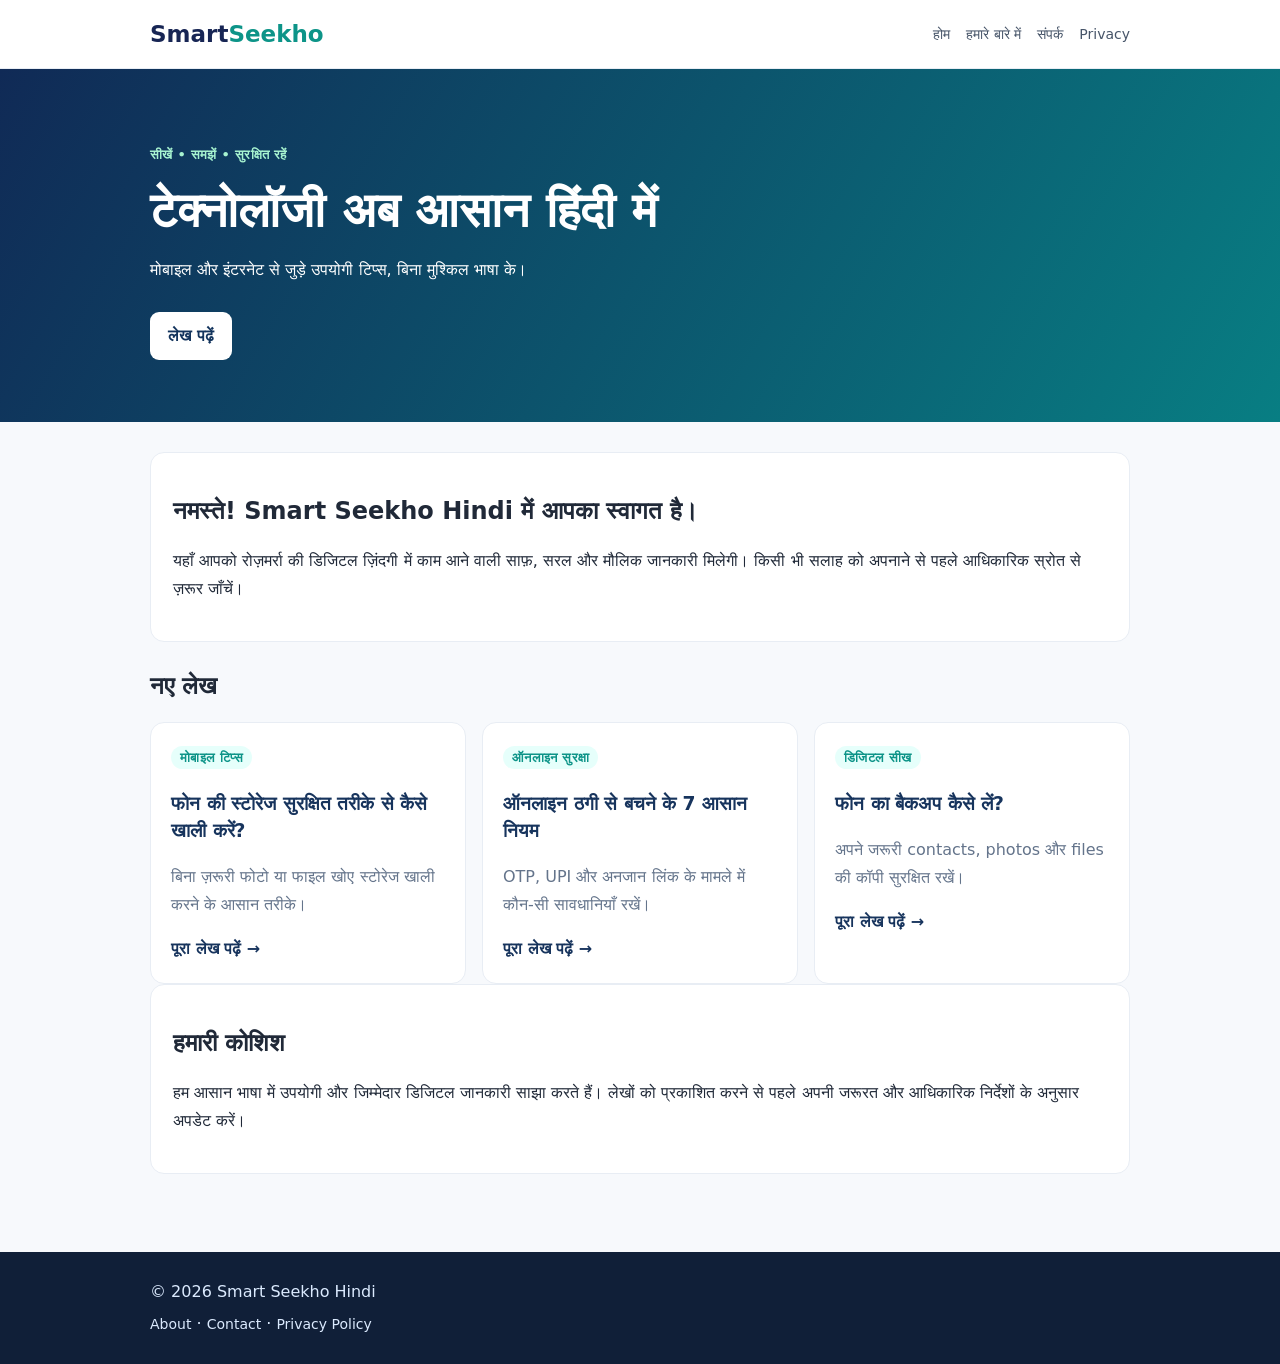
<file: index.html>
<!doctype html>
<html lang="hi">
<head>
<meta charset="utf-8"><meta name="viewport" content="width=device-width,initial-scale=1">
<title>Smart Seekho Hindi | आसान टेक और डिजिटल जानकारी</title>
<meta name="description" content="मोबाइल, इंटरनेट, ऑनलाइन सुरक्षा और डिजिटल टूल्स की आसान हिंदी जानकारी।">
<link rel="stylesheet" href="style.css">
</head>
<body>
<header><div class="wrap nav"><a class="brand" href="index.html">Smart<span>Seekho</span></a><nav><a href="index.html">होम</a><a href="about.html">हमारे बारे में</a><a href="contact.html">संपर्क</a><a href="privacy.html">Privacy</a></nav></div></header>
<section class="hero"><div class="wrap"><p class="eyebrow">सीखें • समझें • सुरक्षित रहें</p><h1>टेक्नोलॉजी अब आसान हिंदी में</h1><p>मोबाइल और इंटरनेट से जुड़े उपयोगी टिप्स, बिना मुश्किल भाषा के।</p><a class="btn" href="#articles">लेख पढ़ें</a></div></section>
<main class="wrap">
<section class="intro"><h2>नमस्ते! Smart Seekho Hindi में आपका स्वागत है।</h2><p>यहाँ आपको रोज़मर्रा की डिजिटल ज़िंदगी में काम आने वाली साफ़, सरल और मौलिक जानकारी मिलेगी। किसी भी सलाह को अपनाने से पहले आधिकारिक स्रोत से ज़रूर जाँचें।</p></section>
<h2 id="articles">नए लेख</h2>
<div class="cards">
<article class="card"><span class="tag">मोबाइल टिप्स</span><h3><a href="phone-storage.html">फोन की स्टोरेज सुरक्षित तरीके से कैसे खाली करें?</a></h3><p>बिना ज़रूरी फोटो या फाइल खोए स्टोरेज खाली करने के आसान तरीके।</p><a class="more" href="phone-storage.html">पूरा लेख पढ़ें →</a></article>
<article class="card"><span class="tag">ऑनलाइन सुरक्षा</span><h3><a href="online-safety.html">ऑनलाइन ठगी से बचने के 7 आसान नियम</a></h3><p>OTP, UPI और अनजान लिंक के मामले में कौन-सी सावधानियाँ रखें।</p><a class="more" href="online-safety.html">पूरा लेख पढ़ें →</a></article>
<article class="card"><span class="tag">डिजिटल सीख</span><h3><a href="phone-backup.html">फोन का बैकअप कैसे लें?</a></h3><p>अपने जरूरी contacts, photos और files की कॉपी सुरक्षित रखें।</p><a class="more" href="phone-backup.html">पूरा लेख पढ़ें →</a></article>
</div>
<section class="notice"><h2>हमारी कोशिश</h2><p>हम आसान भाषा में उपयोगी और जिम्मेदार डिजिटल जानकारी साझा करते हैं। लेखों को प्रकाशित करने से पहले अपनी जरूरत और आधिकारिक निर्देशों के अनुसार अपडेट करें।</p></section>
</main>
<footer><div class="wrap"><p>© 2026 Smart Seekho Hindi</p><p><a href="about.html">About</a> · <a href="contact.html">Contact</a> · <a href="privacy.html">Privacy Policy</a></p></div></footer>
</body></html>
</file>
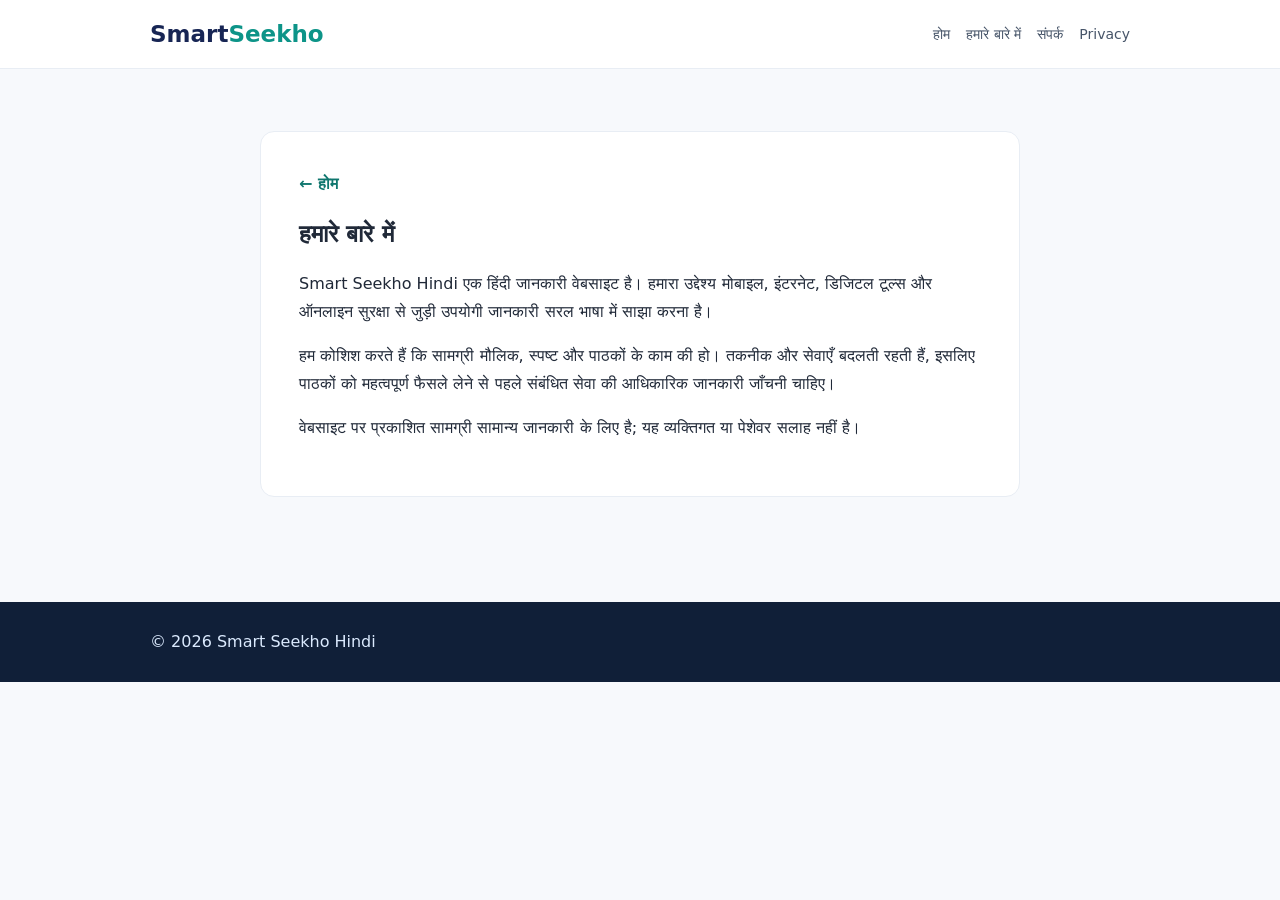
<file: about.html>
<!doctype html><html lang="hi"><head><meta charset="utf-8"><meta name="viewport" content="width=device-width,initial-scale=1"><title>हमारे बारे में | Smart Seekho Hindi</title><link rel="stylesheet" href="style.css"></head><body><header><div class="wrap nav"><a class="brand" href="index.html">Smart<span>Seekho</span></a><nav><a href="index.html">होम</a><a href="about.html">हमारे बारे में</a><a href="contact.html">संपर्क</a><a href="privacy.html">Privacy</a></nav></div></header><main class="wrap"><article class="article"><a class="back" href="index.html">← होम</a><h1>हमारे बारे में</h1><p>Smart Seekho Hindi एक हिंदी जानकारी वेबसाइट है। हमारा उद्देश्य मोबाइल, इंटरनेट, डिजिटल टूल्स और ऑनलाइन सुरक्षा से जुड़ी उपयोगी जानकारी सरल भाषा में साझा करना है।</p><p>हम कोशिश करते हैं कि सामग्री मौलिक, स्पष्ट और पाठकों के काम की हो। तकनीक और सेवाएँ बदलती रहती हैं, इसलिए पाठकों को महत्वपूर्ण फैसले लेने से पहले संबंधित सेवा की आधिकारिक जानकारी जाँचनी चाहिए।</p><p>वेबसाइट पर प्रकाशित सामग्री सामान्य जानकारी के लिए है; यह व्यक्तिगत या पेशेवर सलाह नहीं है।</p></article></main><footer><div class="wrap"><p>© 2026 Smart Seekho Hindi</p></div></footer></body></html>
</file>
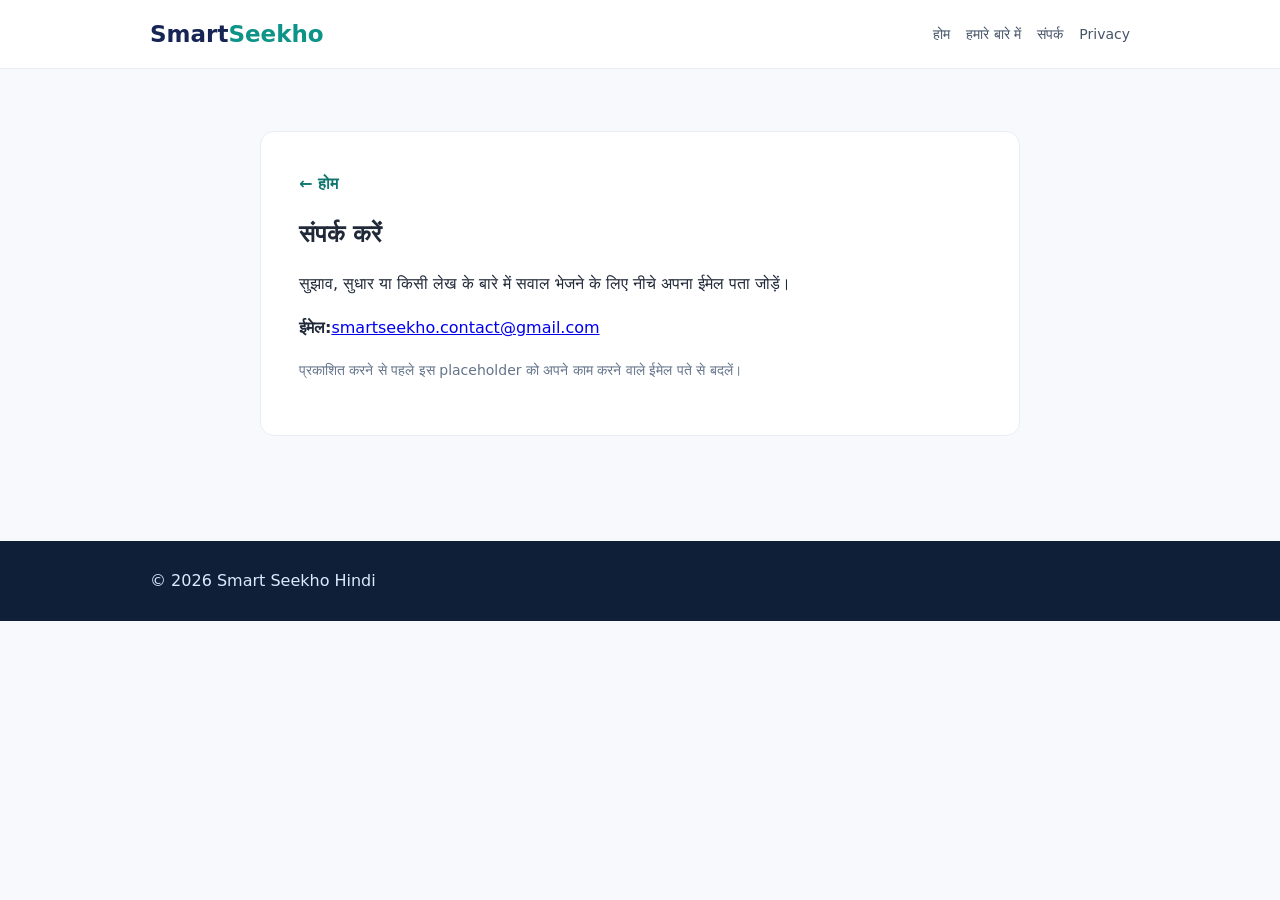
<file: contact.html>
<!doctype html><html lang="hi"><head><meta charset="utf-8"><meta name="viewport" content="width=device-width,initial-scale=1"><title>संपर्क | Smart Seekho Hindi</title><link rel="stylesheet" href="style.css"></head><body><header><div class="wrap nav"><a class="brand" href="index.html">Smart<span>Seekho</span></a><nav><a href="index.html">होम</a><a href="about.html">हमारे बारे में</a><a href="contact.html">संपर्क</a><a href="privacy.html">Privacy</a></nav></div></header><main class="wrap"><article class="article"><a class="back" href="index.html">← होम</a><h1>संपर्क करें</h1><p>सुझाव, सुधार या किसी लेख के बारे में सवाल भेजने के लिए नीचे अपना ईमेल पता जोड़ें।</p><p><strong>ईमेल:</strong><a href="mailto:smartseekho.contact@gmail.com">smartseekho.contact@gmail.com</a> </p><p class="muted">प्रकाशित करने से पहले इस placeholder को अपने काम करने वाले ईमेल पते से बदलें।</p></article></main><footer><div class="wrap"><p>© 2026 Smart Seekho Hindi</p></div></footer></body></html>
</file>
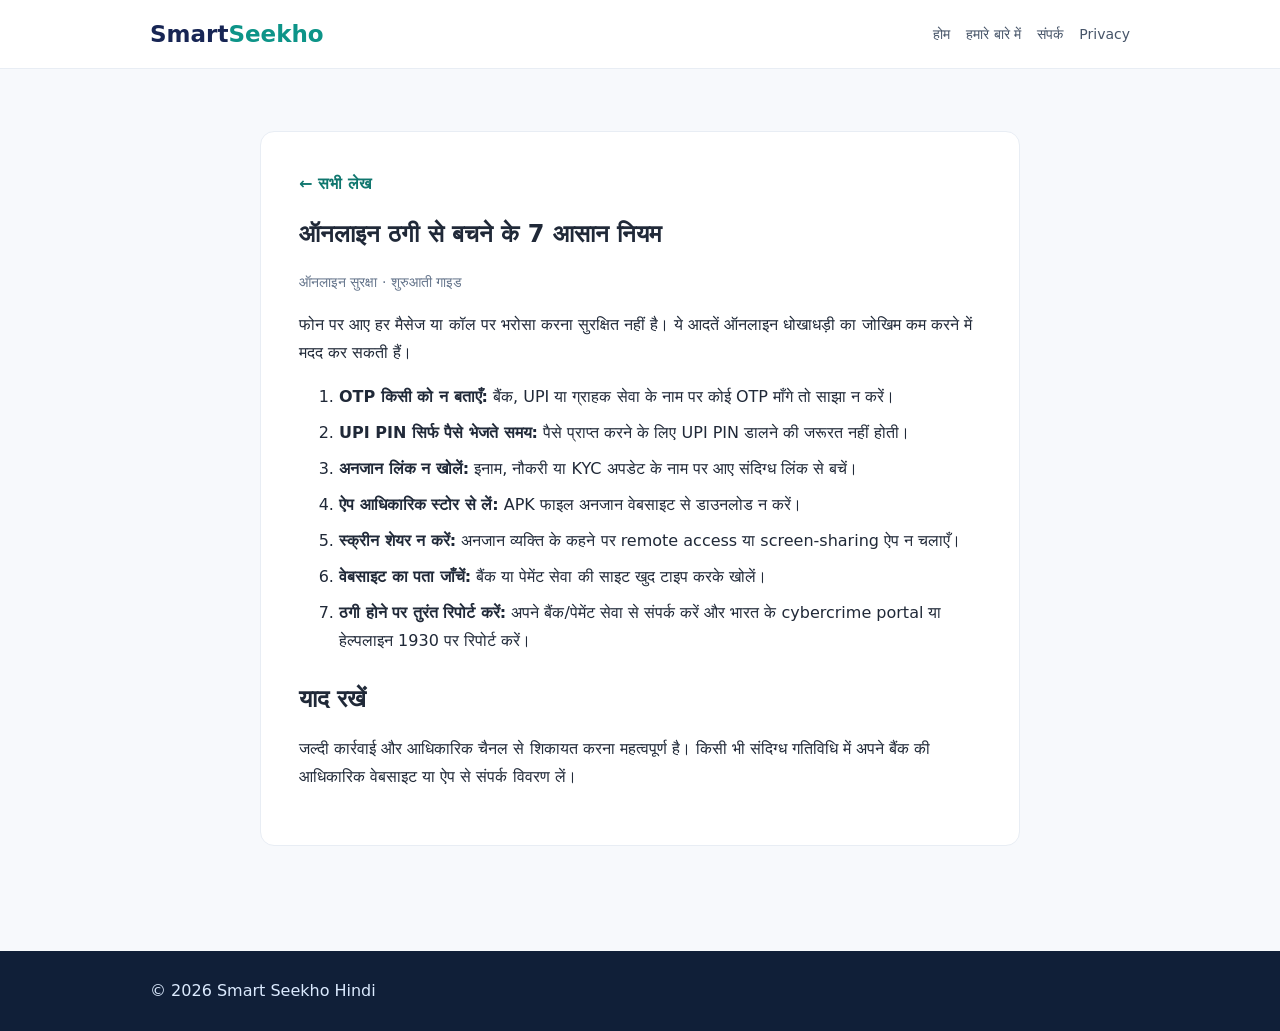
<file: online-safety.html>
<!doctype html><html lang="hi"><head><meta charset="utf-8"><meta name="viewport" content="width=device-width,initial-scale=1"><title>ऑनलाइन ठगी से बचने के 7 आसान नियम</title><meta name="description" content="OTP, UPI और अनजान लिंक से होने वाली ऑनलाइन ठगी से बचने के नियम।"><link rel="stylesheet" href="style.css"></head><body><header><div class="wrap nav"><a class="brand" href="index.html">Smart<span>Seekho</span></a><nav><a href="index.html">होम</a><a href="about.html">हमारे बारे में</a><a href="contact.html">संपर्क</a><a href="privacy.html">Privacy</a></nav></div></header><main class="wrap"><article class="article"><a class="back" href="index.html">← सभी लेख</a><h1>ऑनलाइन ठगी से बचने के 7 आसान नियम</h1><p class="muted">ऑनलाइन सुरक्षा · शुरुआती गाइड</p><p>फोन पर आए हर मैसेज या कॉल पर भरोसा करना सुरक्षित नहीं है। ये आदतें ऑनलाइन धोखाधड़ी का जोखिम कम करने में मदद कर सकती हैं।</p><ol><li><strong>OTP किसी को न बताएँ:</strong> बैंक, UPI या ग्राहक सेवा के नाम पर कोई OTP माँगे तो साझा न करें।</li><li><strong>UPI PIN सिर्फ पैसे भेजते समय:</strong> पैसे प्राप्त करने के लिए UPI PIN डालने की जरूरत नहीं होती।</li><li><strong>अनजान लिंक न खोलें:</strong> इनाम, नौकरी या KYC अपडेट के नाम पर आए संदिग्ध लिंक से बचें।</li><li><strong>ऐप आधिकारिक स्टोर से लें:</strong> APK फाइल अनजान वेबसाइट से डाउनलोड न करें।</li><li><strong>स्क्रीन शेयर न करें:</strong> अनजान व्यक्ति के कहने पर remote access या screen-sharing ऐप न चलाएँ।</li><li><strong>वेबसाइट का पता जाँचें:</strong> बैंक या पेमेंट सेवा की साइट खुद टाइप करके खोलें।</li><li><strong>ठगी होने पर तुरंत रिपोर्ट करें:</strong> अपने बैंक/पेमेंट सेवा से संपर्क करें और भारत के cybercrime portal या हेल्पलाइन 1930 पर रिपोर्ट करें।</li></ol><h2>याद रखें</h2><p>जल्दी कार्रवाई और आधिकारिक चैनल से शिकायत करना महत्वपूर्ण है। किसी भी संदिग्ध गतिविधि में अपने बैंक की आधिकारिक वेबसाइट या ऐप से संपर्क विवरण लें।</p></article></main><footer><div class="wrap"><p>© 2026 Smart Seekho Hindi</p></div></footer></body></html>
</file>
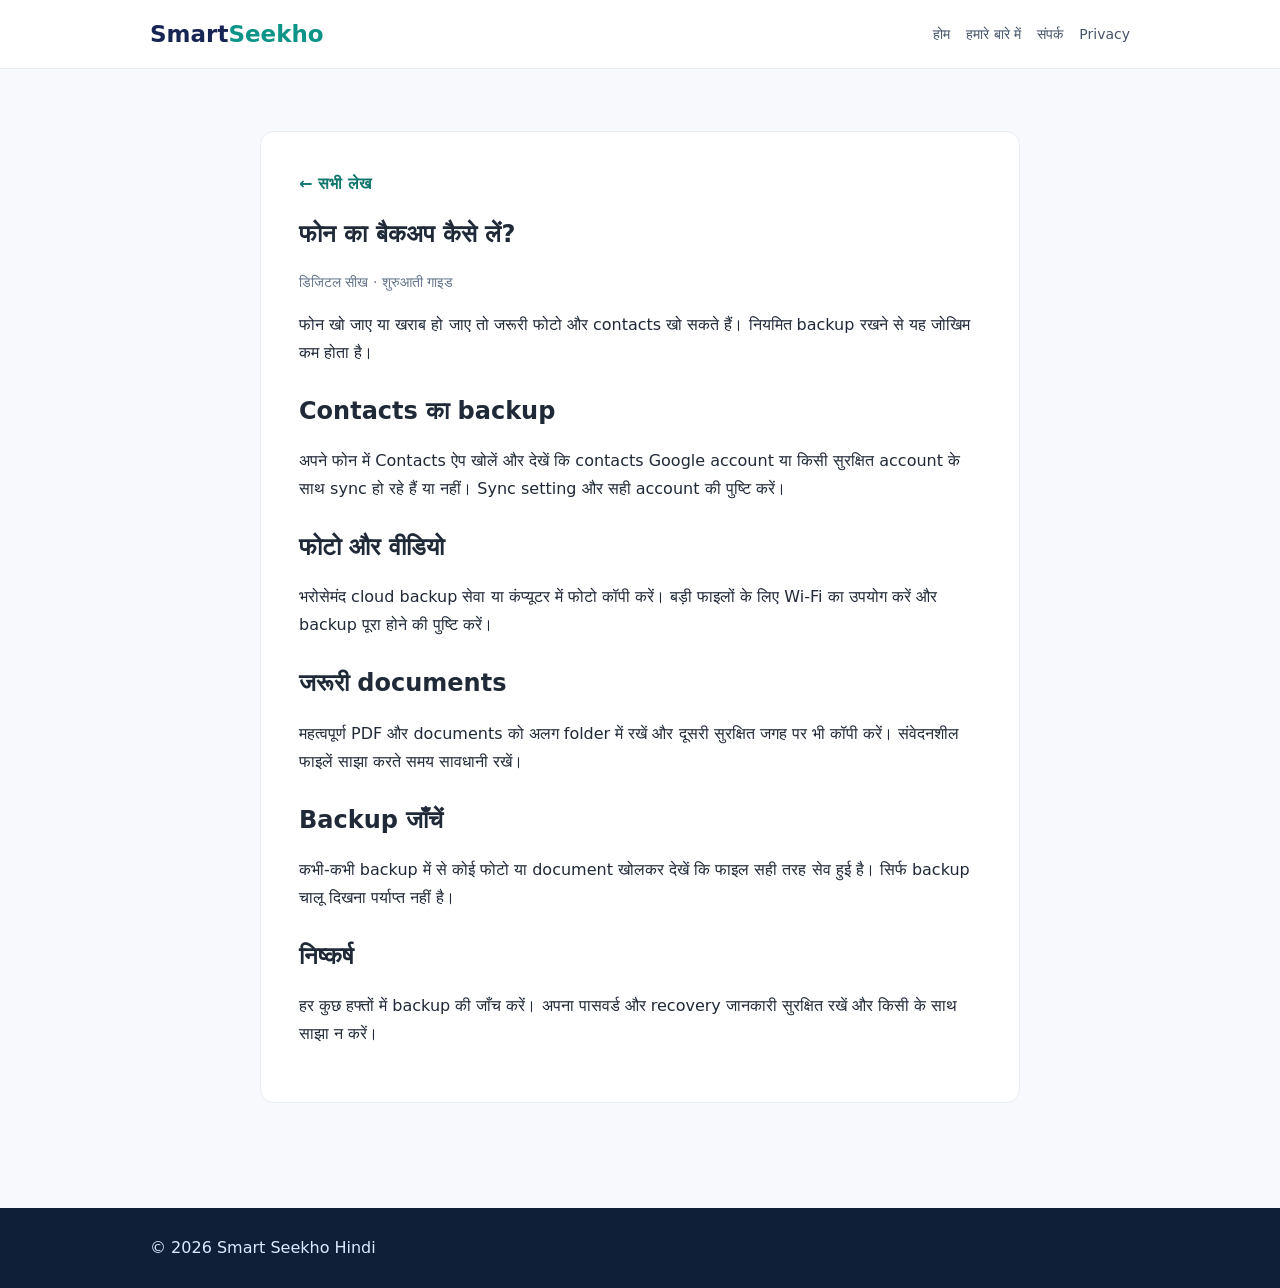
<file: phone-backup.html>
<!doctype html><html lang="hi"><head><meta charset="utf-8"><meta name="viewport" content="width=device-width,initial-scale=1"><title>फोन का बैकअप कैसे लें?</title><meta name="description" content="Contacts, photos और जरूरी files का backup लेने की शुरुआती गाइड।"><link rel="stylesheet" href="style.css"></head><body><header><div class="wrap nav"><a class="brand" href="index.html">Smart<span>Seekho</span></a><nav><a href="index.html">होम</a><a href="about.html">हमारे बारे में</a><a href="contact.html">संपर्क</a><a href="privacy.html">Privacy</a></nav></div></header><main class="wrap"><article class="article"><a class="back" href="index.html">← सभी लेख</a><h1>फोन का बैकअप कैसे लें?</h1><p class="muted">डिजिटल सीख · शुरुआती गाइड</p><p>फोन खो जाए या खराब हो जाए तो जरूरी फोटो और contacts खो सकते हैं। नियमित backup रखने से यह जोखिम कम होता है।</p><h2>Contacts का backup</h2><p>अपने फोन में Contacts ऐप खोलें और देखें कि contacts Google account या किसी सुरक्षित account के साथ sync हो रहे हैं या नहीं। Sync setting और सही account की पुष्टि करें।</p><h2>फोटो और वीडियो</h2><p>भरोसेमंद cloud backup सेवा या कंप्यूटर में फोटो कॉपी करें। बड़ी फाइलों के लिए Wi‑Fi का उपयोग करें और backup पूरा होने की पुष्टि करें।</p><h2>जरूरी documents</h2><p>महत्वपूर्ण PDF और documents को अलग folder में रखें और दूसरी सुरक्षित जगह पर भी कॉपी करें। संवेदनशील फाइलें साझा करते समय सावधानी रखें।</p><h2>Backup जाँचें</h2><p>कभी-कभी backup में से कोई फोटो या document खोलकर देखें कि फाइल सही तरह सेव हुई है। सिर्फ backup चालू दिखना पर्याप्त नहीं है।</p><h2>निष्कर्ष</h2><p>हर कुछ हफ्तों में backup की जाँच करें। अपना पासवर्ड और recovery जानकारी सुरक्षित रखें और किसी के साथ साझा न करें।</p></article></main><footer><div class="wrap"><p>© 2026 Smart Seekho Hindi</p></div></footer></body></html>
</file>
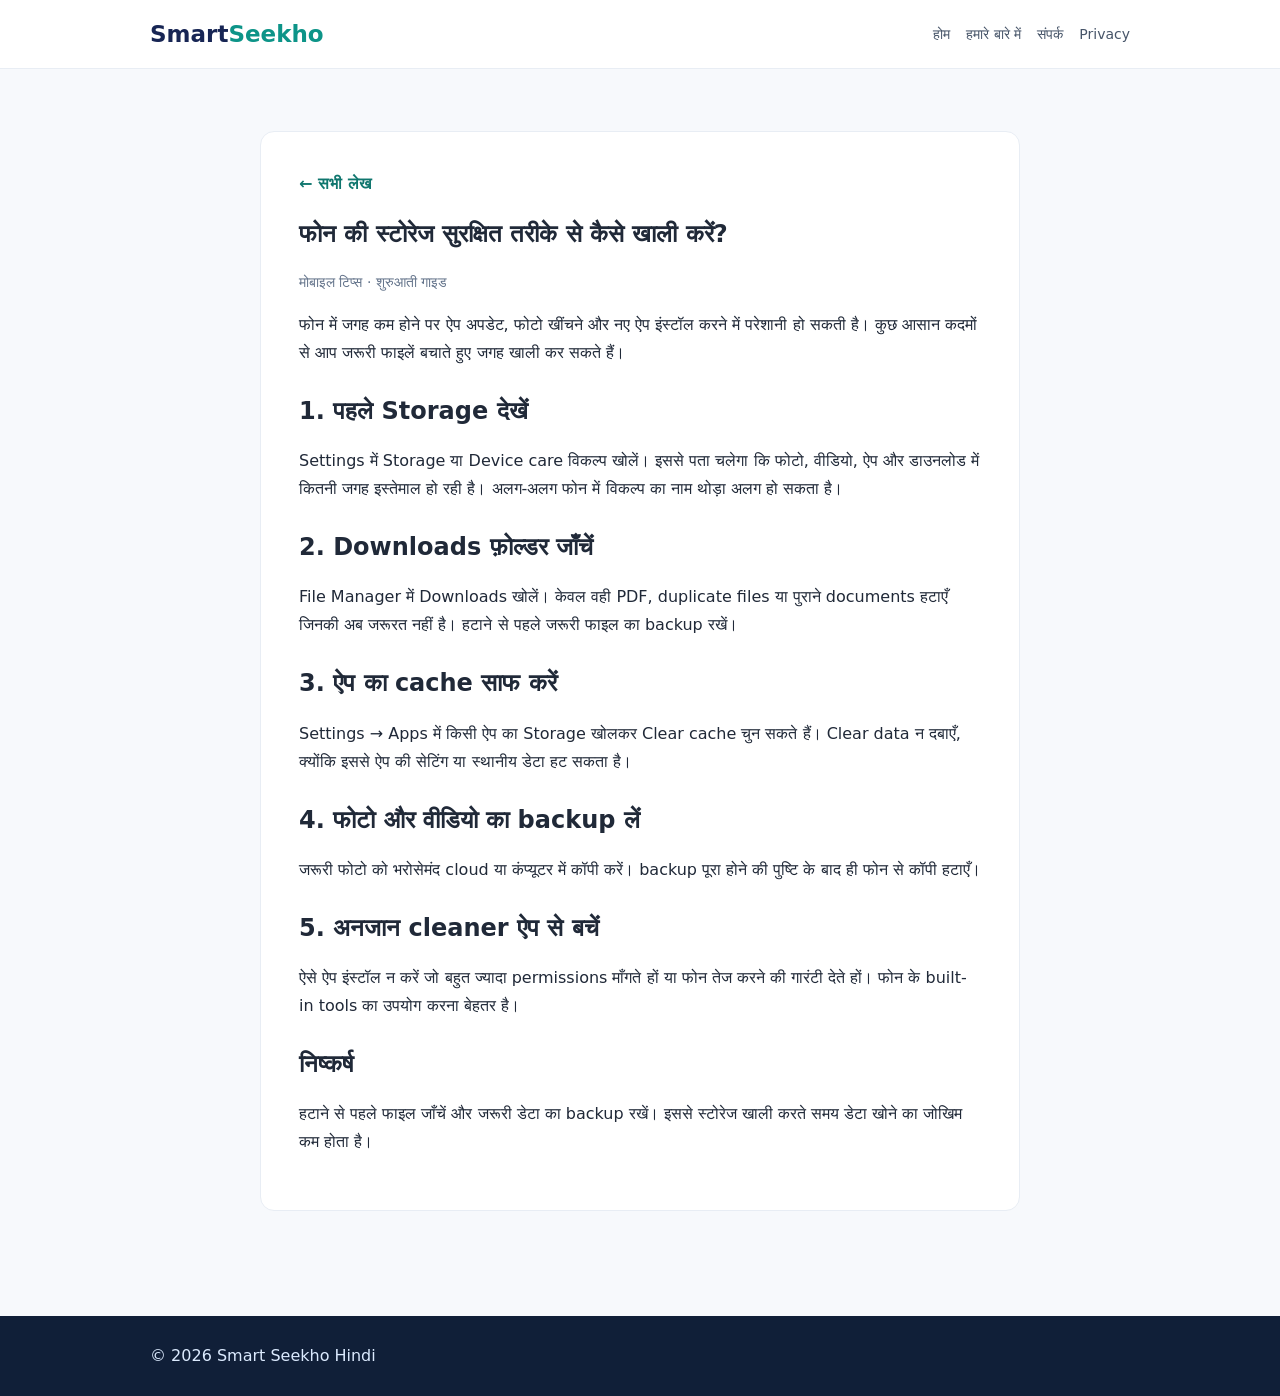
<file: phone-storage.html>
<!doctype html><html lang="hi"><head><meta charset="utf-8"><meta name="viewport" content="width=device-width,initial-scale=1"><title>फोन की स्टोरेज सुरक्षित तरीके से कैसे खाली करें?</title><meta name="description" content="फोन की स्टोरेज खाली करने के सुरक्षित और आसान तरीके।"><link rel="stylesheet" href="style.css"></head><body><header><div class="wrap nav"><a class="brand" href="index.html">Smart<span>Seekho</span></a><nav><a href="index.html">होम</a><a href="about.html">हमारे बारे में</a><a href="contact.html">संपर्क</a><a href="privacy.html">Privacy</a></nav></div></header><main class="wrap"><article class="article"><a class="back" href="index.html">← सभी लेख</a><h1>फोन की स्टोरेज सुरक्षित तरीके से कैसे खाली करें?</h1><p class="muted">मोबाइल टिप्स · शुरुआती गाइड</p><p>फोन में जगह कम होने पर ऐप अपडेट, फोटो खींचने और नए ऐप इंस्टॉल करने में परेशानी हो सकती है। कुछ आसान कदमों से आप जरूरी फाइलें बचाते हुए जगह खाली कर सकते हैं।</p><h2>1. पहले Storage देखें</h2><p>Settings में Storage या Device care विकल्प खोलें। इससे पता चलेगा कि फोटो, वीडियो, ऐप और डाउनलोड में कितनी जगह इस्तेमाल हो रही है। अलग-अलग फोन में विकल्प का नाम थोड़ा अलग हो सकता है।</p><h2>2. Downloads फ़ोल्डर जाँचें</h2><p>File Manager में Downloads खोलें। केवल वही PDF, duplicate files या पुराने documents हटाएँ जिनकी अब जरूरत नहीं है। हटाने से पहले जरूरी फाइल का backup रखें।</p><h2>3. ऐप का cache साफ करें</h2><p>Settings → Apps में किसी ऐप का Storage खोलकर Clear cache चुन सकते हैं। Clear data न दबाएँ, क्योंकि इससे ऐप की सेटिंग या स्थानीय डेटा हट सकता है।</p><h2>4. फोटो और वीडियो का backup लें</h2><p>जरूरी फोटो को भरोसेमंद cloud या कंप्यूटर में कॉपी करें। backup पूरा होने की पुष्टि के बाद ही फोन से कॉपी हटाएँ।</p><h2>5. अनजान cleaner ऐप से बचें</h2><p>ऐसे ऐप इंस्टॉल न करें जो बहुत ज्यादा permissions माँगते हों या फोन तेज करने की गारंटी देते हों। फोन के built-in tools का उपयोग करना बेहतर है।</p><h2>निष्कर्ष</h2><p>हटाने से पहले फाइल जाँचें और जरूरी डेटा का backup रखें। इससे स्टोरेज खाली करते समय डेटा खोने का जोखिम कम होता है।</p></article></main><footer><div class="wrap"><p>© 2026 Smart Seekho Hindi</p></div></footer></body></html>
</file>
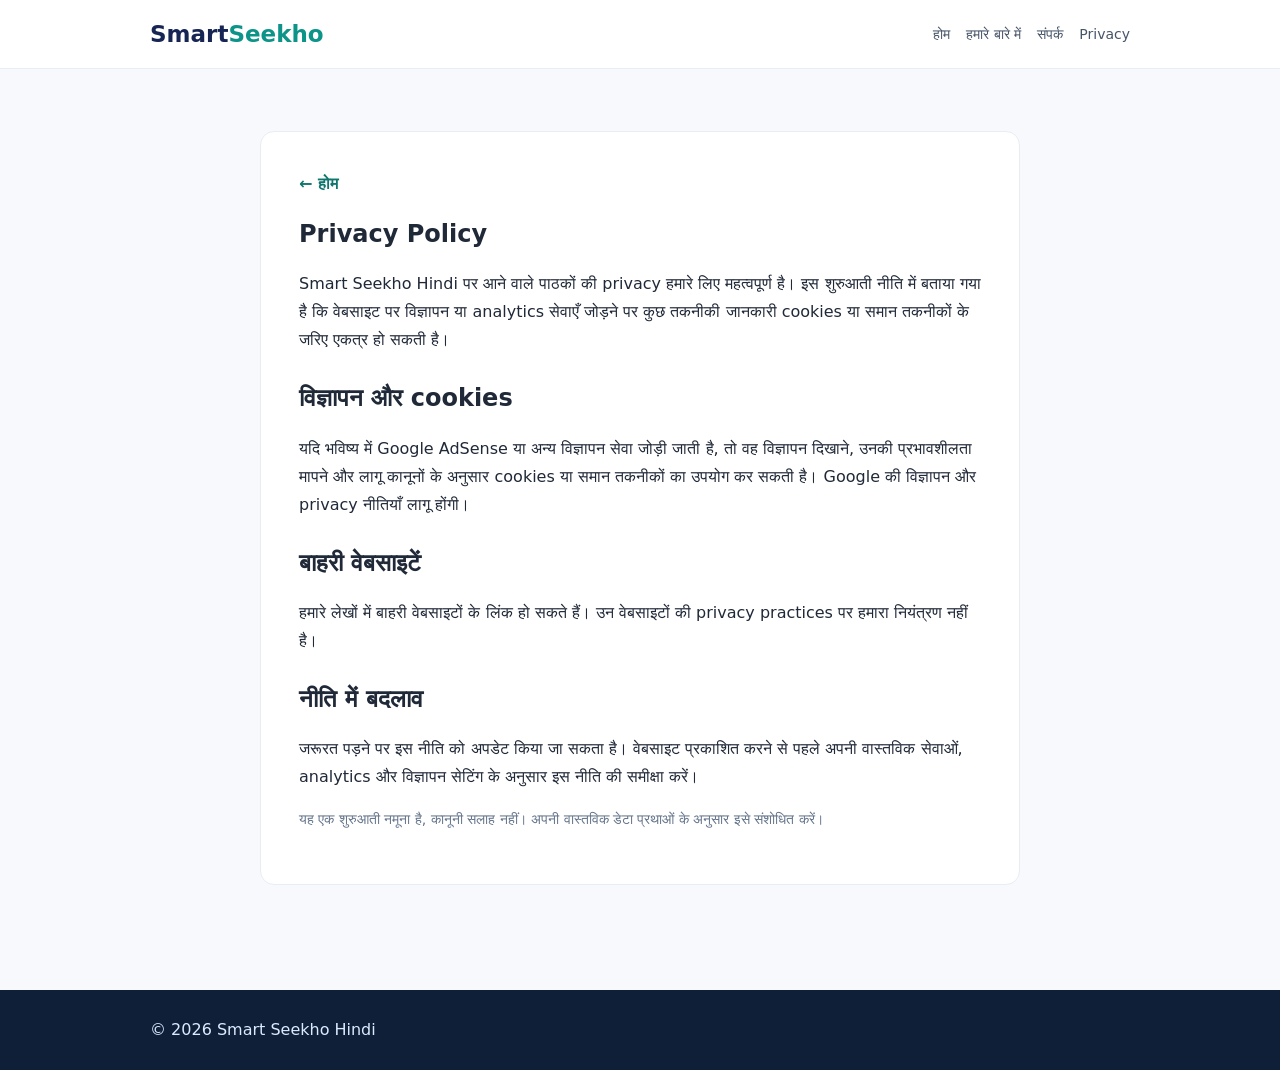
<file: privacy.html>
<!doctype html><html lang="hi"><head><meta charset="utf-8"><meta name="viewport" content="width=device-width,initial-scale=1"><title>Privacy Policy | Smart Seekho Hindi</title><link rel="stylesheet" href="style.css"></head><body><header><div class="wrap nav"><a class="brand" href="index.html">Smart<span>Seekho</span></a><nav><a href="index.html">होम</a><a href="about.html">हमारे बारे में</a><a href="contact.html">संपर्क</a><a href="privacy.html">Privacy</a></nav></div></header><main class="wrap"><article class="article"><a class="back" href="index.html">← होम</a><h1>Privacy Policy</h1><p>Smart Seekho Hindi पर आने वाले पाठकों की privacy हमारे लिए महत्वपूर्ण है। इस शुरुआती नीति में बताया गया है कि वेबसाइट पर विज्ञापन या analytics सेवाएँ जोड़ने पर कुछ तकनीकी जानकारी cookies या समान तकनीकों के जरिए एकत्र हो सकती है।</p><h2>विज्ञापन और cookies</h2><p>यदि भविष्य में Google AdSense या अन्य विज्ञापन सेवा जोड़ी जाती है, तो वह विज्ञापन दिखाने, उनकी प्रभावशीलता मापने और लागू कानूनों के अनुसार cookies या समान तकनीकों का उपयोग कर सकती है। Google की विज्ञापन और privacy नीतियाँ लागू होंगी।</p><h2>बाहरी वेबसाइटें</h2><p>हमारे लेखों में बाहरी वेबसाइटों के लिंक हो सकते हैं। उन वेबसाइटों की privacy practices पर हमारा नियंत्रण नहीं है।</p><h2>नीति में बदलाव</h2><p>जरूरत पड़ने पर इस नीति को अपडेट किया जा सकता है। वेबसाइट प्रकाशित करने से पहले अपनी वास्तविक सेवाओं, analytics और विज्ञापन सेटिंग के अनुसार इस नीति की समीक्षा करें।</p><p class="muted">यह एक शुरुआती नमूना है, कानूनी सलाह नहीं। अपनी वास्तविक डेटा प्रथाओं के अनुसार इसे संशोधित करें।</p></article></main><footer><div class="wrap"><p>© 2026 Smart Seekho Hindi</p></div></footer></body></html>
</file>
<file: style.css>
*{box-sizing:border-box}body{margin:0;font-family:system-ui,-apple-system,"Noto Sans Devanagari",sans-serif;color:#202938;background:#f7f9fc;line-height:1.75}.wrap{width:min(100% - 32px,980px);margin:auto}header{background:#fff;border-bottom:1px solid #e8edf4}.nav{display:flex;align-items:center;justify-content:space-between;gap:18px;min-height:68px}.brand{font-size:23px;font-weight:800;color:#172554;text-decoration:none}.brand span{color:#0d9488}nav{display:flex;gap:16px;flex-wrap:wrap}nav a,footer a{color:#475569;text-decoration:none;font-size:14px}.hero{background:linear-gradient(120deg,#102a56,#087e83);color:white;padding:62px 0}.hero h1{font-size:clamp(30px,6vw,48px);line-height:1.25;margin:8px 0}.hero p{max-width:650px}.eyebrow,.tag{font-size:13px;letter-spacing:.3px;color:#0d9488;font-weight:700}.hero .eyebrow{color:#a7f3d0}.btn{display:inline-block;margin-top:12px;background:#fff;color:#12335c;text-decoration:none;padding:10px 18px;border-radius:9px;font-weight:700}main{padding:30px 0 50px}.intro,.notice{background:#fff;border:1px solid #e8edf4;border-radius:14px;padding:22px;margin-bottom:28px}.cards{display:grid;grid-template-columns:repeat(auto-fit,minmax(230px,1fr));gap:16px}.card{background:#fff;border:1px solid #e8edf4;border-radius:14px;padding:20px}.card h3{line-height:1.45}.card a{color:#17345d;text-decoration:none}.card p{color:#64748b}.more{font-weight:700}.tag{background:#e6fffb;padding:4px 9px;border-radius:20px}h2{line-height:1.35}footer{background:#101f38;color:#dbeafe;padding:22px 0}footer p{margin:4px 0}footer a{color:#dbeafe}.article{max-width:760px;margin:32px auto 55px;background:white;padding:clamp(20px,5vw,38px);border-radius:14px;border:1px solid #e8edf4}.article h1{line-height:1.35}.article h2{margin-top:28px}.article li{margin:8px 0}.back{color:#0f766e;text-decoration:none;font-weight:700}.muted{color:#64748b;font-size:14px}@media(max-width:560px){.nav{align-items:flex-start;flex-direction:column;padding:12px 0}nav{gap:12px}.hero{padding:42px 0}}
</file>
